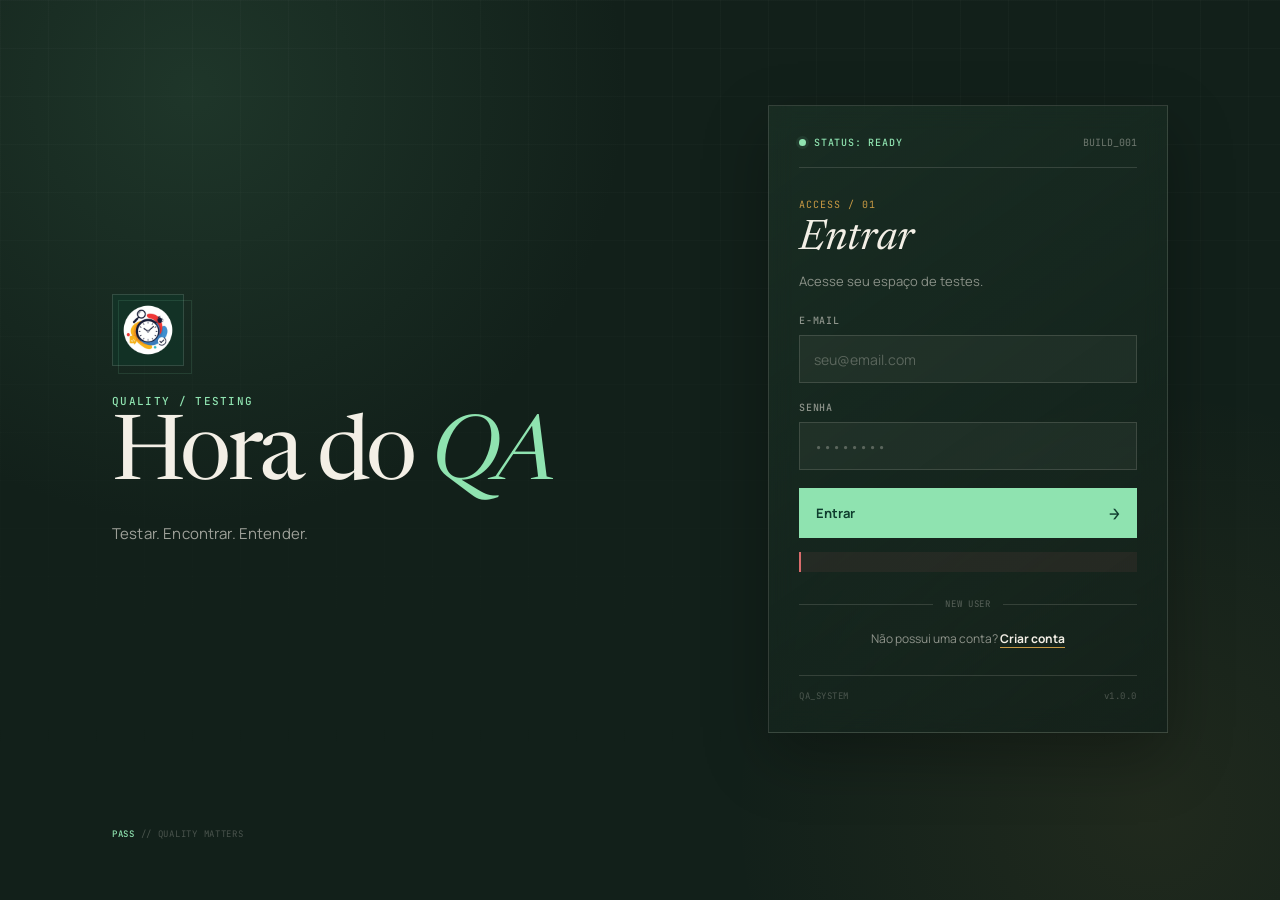
<file: index.html>
<!DOCTYPE html>
<html lang="pt-BR">

<head>
    <meta charset="UTF-8">
    <meta name="viewport" content="width=device-width, initial-scale=1.0">
    <title>Hora do QA</title>

    <!-- Tipografia -->
    <link rel="preconnect" href="https://fonts.googleapis.com">
    <link rel="preconnect" href="https://fonts.gstatic.com" crossorigin>

    <link
        href="https://fonts.googleapis.com/css2?family=JetBrains+Mono:wght@400;500;600&family=Manrope:wght@400;500;600;700&family=Newsreader:ital,wght@1,400;1,500;1,600&display=swap"
        rel="stylesheet">

    <link rel="stylesheet" href="./assets/css/auth.css">

    <link rel="icon" type="image/png" href="./assets/images/logo.png">

    <script src="./assets/js/login.js" defer></script>

</head>

<body>
    <main class="page">

        <!-- IDENTIDADE DA MARCA -->
        <section class="brand" aria-label="Hora do QA">

            <div class="brand-mark">

                <img src="./assets/images/logo.png" alt="Logo Hora do QA">

            </div>


            <div class="brand-content">

                <span class="brand-kicker">
                    QUALITY / TESTING
                </span>

                <h1>
                    Hora do <em>QA</em>
                </h1>

                <p class="brand-description">
                    Testar. Encontrar. Entender.
                </p>

            </div>

        </section>


        <!-- LOGIN -->
        <section class="login-container" aria-labelledby="login-title">

            <!-- CABEÇALHO -->
            <div class="login-header">

                <div class="status">

                    <span class="status-dot"></span>

                    <span>
                        STATUS: READY
                    </span>

                </div>


                <span class="build">
                    BUILD_001
                </span>

            </div>


            <!-- TÍTULO -->
            <div class="login-title">

                <span class="eyebrow">
                    ACCESS / 01
                </span>

                <h2 id="login-title">
                    Entrar
                </h2>

                <p>
                    Acesse seu espaço de testes.
                </p>

            </div>


            <!-- FORMULÁRIO -->
            <form id="login-form">

                <div class="field">

                    <label for="username">
                        E-MAIL
                    </label>

                    <input type="email" data-test="username" id="username" name="username" placeholder="seu@email.com" autocomplete="email"
                        required>

                </div>


                <div class="field">

                    <label for="password">
                        SENHA
                    </label>

                    <input type="password" data-test="password" id="password" name="password" placeholder="••••••••"
                        autocomplete="current-password" required>

                </div>


                <!--
                IMPORTANTE:
                O login.js existente utiliza login()
                diretamente. Por isso mantemos
                onclick="login()".
            -->
                <button type="button" data-test="login-button" id="login-button" onclick="login()">

                    <span>
                        Entrar
                    </span>

                    <span class="button-arrow">
                        →
                    </span>

                </button>

            </form>


            <!-- MENSAGEM DE ERRO -->
            <p data-test="error-message" id="error-message" class="error" role="alert"></p>


            <!-- DIVISOR -->
            <div class="divider">

                <span></span>

                <small>
                    NEW USER
                </small>

                <span></span>

            </div>


            <!-- CADASTRO -->
            <p class="register">

                Não possui uma conta?

                <a href="./pages/cadastro.html">
                    Criar conta
                </a>

            </p>


            <!-- RODAPÉ TÉCNICO -->
            <div class="login-footer">

                <span>
                    QA_SYSTEM
                </span>

                <span>
                    v1.0.0
                </span>

            </div>

        </section>


        <!-- RODAPÉ DA PÁGINA -->
        <footer class="page-footer">

            <span>
                <strong>PASS</strong>
                // QUALITY MATTERS
            </span>

        </footer>

    </main>

</body>

</html>
</file>
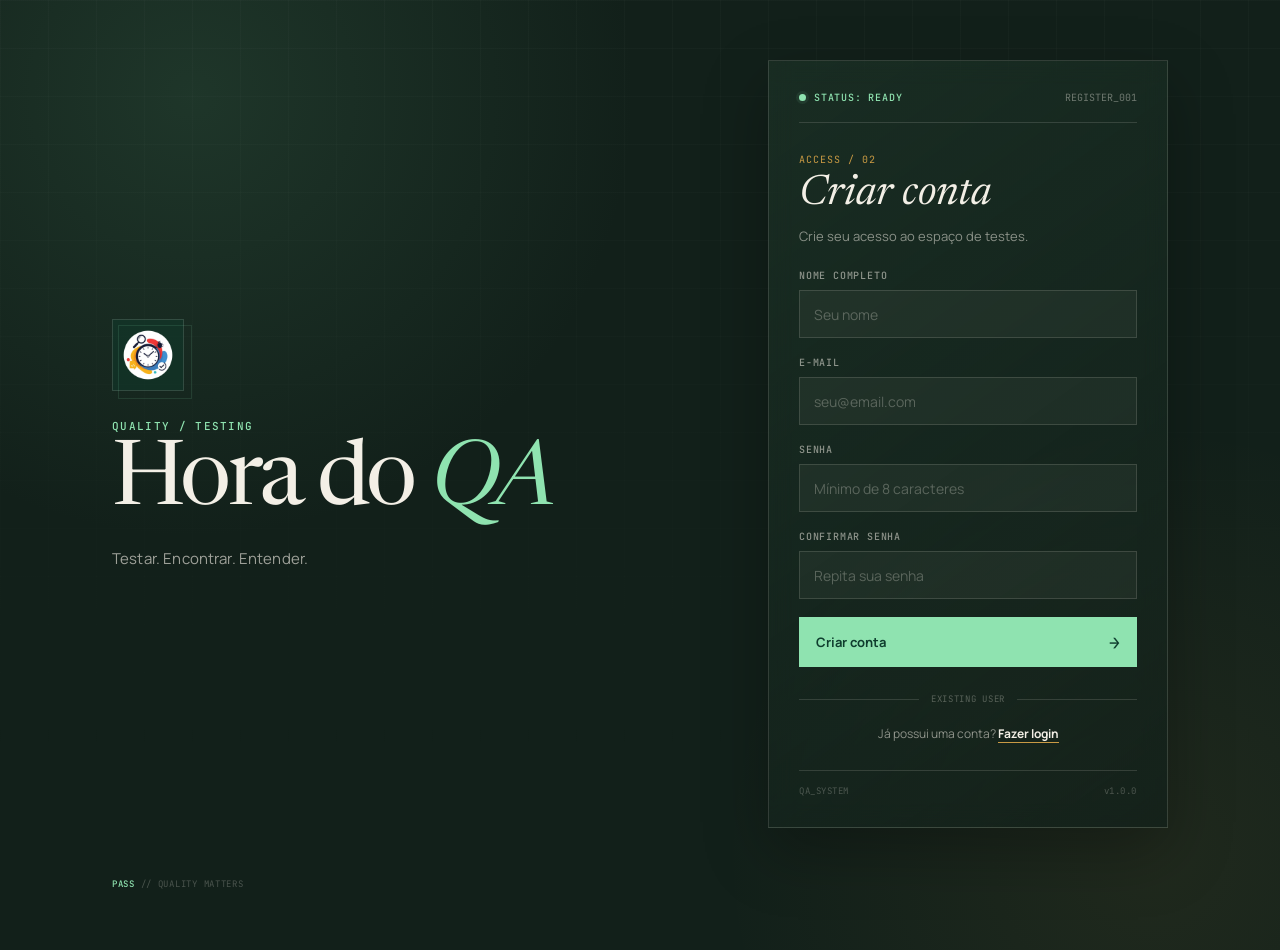
<file: pages/cadastro.html>
<!DOCTYPE html>
<html lang="pt-BR">

<head>
    <meta charset="UTF-8">
    <meta name="viewport" content="width=device-width, initial-scale=1.0">
    <title>Hora do QA — Cadastro</title>

    <!-- Tipografia -->
    <link rel="preconnect" href="https://fonts.googleapis.com">
    <link rel="preconnect" href="https://fonts.gstatic.com" crossorigin>

    <link
        href="https://fonts.googleapis.com/css2?family=JetBrains+Mono:wght@400;500;600&family=Manrope:wght@400;500;600;700&family=Newsreader:ital,wght@1,400;1,500;1,600&display=swap"
        rel="stylesheet">

    <link rel="icon" type="image/png" href="../assets/images/logo.png">

    <link rel="stylesheet" href="../assets/css/auth.css">

</head>

<body>
    <main class="page">

        <!-- IDENTIDADE DA MARCA -->
        <section class="brand" aria-label="Hora do QA">

            <div class="brand-mark">
                <img src="../assets/images/logo.png" alt="Logo Hora do QA">
            </div>

            <div class="brand-content">

                <span class="brand-kicker">
                    QUALITY / TESTING
                </span>

                <h1>
                    Hora do <em>QA</em>
                </h1>

                <p class="brand-description">
                    Testar. Encontrar. Entender.
                </p>

            </div>

        </section>


        <!-- CADASTRO -->
        <section class="login-container" aria-labelledby="register-title">

            <!-- CABEÇALHO TÉCNICO -->
            <div class="login-header">

                <div class="status">
                    <span class="status-dot"></span>
                    <span>STATUS: READY</span>
                </div>

                <span class="build">
                    REGISTER_001
                </span>

            </div>


            <!-- TÍTULO -->
            <div class="login-title">

                <span class="eyebrow">
                    ACCESS / 02
                </span>

                <h2 id="register-title">
                    Criar conta
                </h2>

                <p>
                    Crie seu acesso ao espaço de testes.
                </p>

            </div>


            <!-- FORMULÁRIO -->
            <form id="registerForm">

                <div class="field">

                    <label for="name">
                        NOME COMPLETO
                    </label>

                    <input type="text" id="name" name="name" placeholder="Seu nome" autocomplete="name" required>

                </div>


                <div class="field">

                    <label for="email">
                        E-MAIL
                    </label>

                    <input type="email" id="email" name="email" placeholder="seu@email.com" autocomplete="email"
                        required>

                </div>


                <div class="field">

                    <label for="password">
                        SENHA
                    </label>

                    <input type="password" id="password" name="password" placeholder="Mínimo de 8 caracteres"
                        minlength="8" autocomplete="new-password" required>

                </div>


                <div class="field">

                    <label for="confirmPassword">
                        CONFIRMAR SENHA
                    </label>

                    <input type="password" id="confirmPassword" name="confirmPassword" placeholder="Repita sua senha"
                        minlength="8" autocomplete="new-password" required>

                </div>


                <button type="submit">

                    <span>
                        Criar conta
                    </span>

                    <span class="button-arrow">
                        →
                    </span>

                </button>

            </form>


            <!-- MENSAGEM DO JAVASCRIPT -->
            <p id="message" class="error" role="alert"></p>


            <!-- DIVISOR -->
            <div class="divider">

                <span></span>

                <small>
                    EXISTING USER
                </small>

                <span></span>

            </div>


            <!-- LOGIN -->
            <p class="register">

                Já possui uma conta?

                <a href="../index.html">
                    Fazer login
                </a>

            </p>


            <!-- RODAPÉ TÉCNICO -->
            <div class="login-footer">

                <span>
                    QA_SYSTEM
                </span>

                <span>
                    v1.0.0
                </span>

            </div>

        </section>


        <!-- RODAPÉ -->
        <footer class="page-footer">

            <span>
                <strong>PASS</strong>
                // QUALITY MATTERS
            </span>

        </footer>

    </main>


    <script src="../assets/js/cadastro.js"></script>

</body>

</html>
</file>
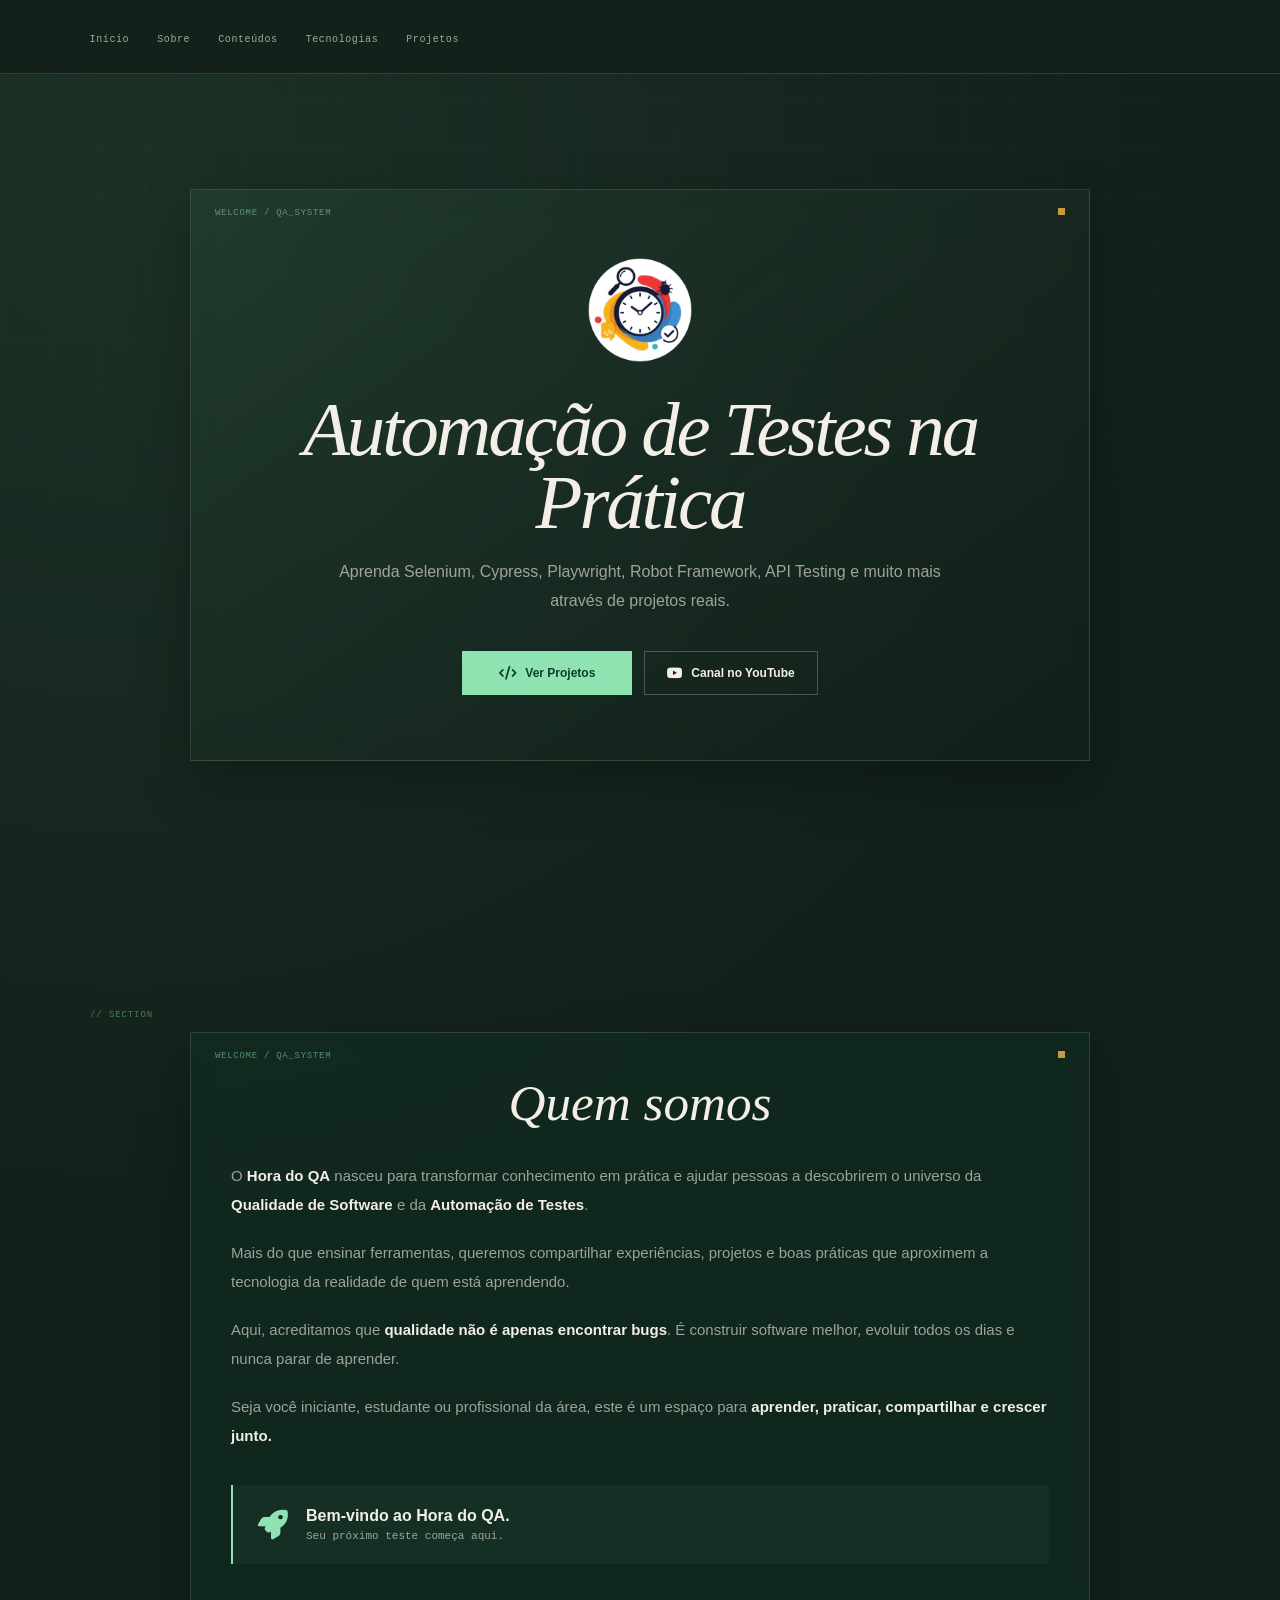
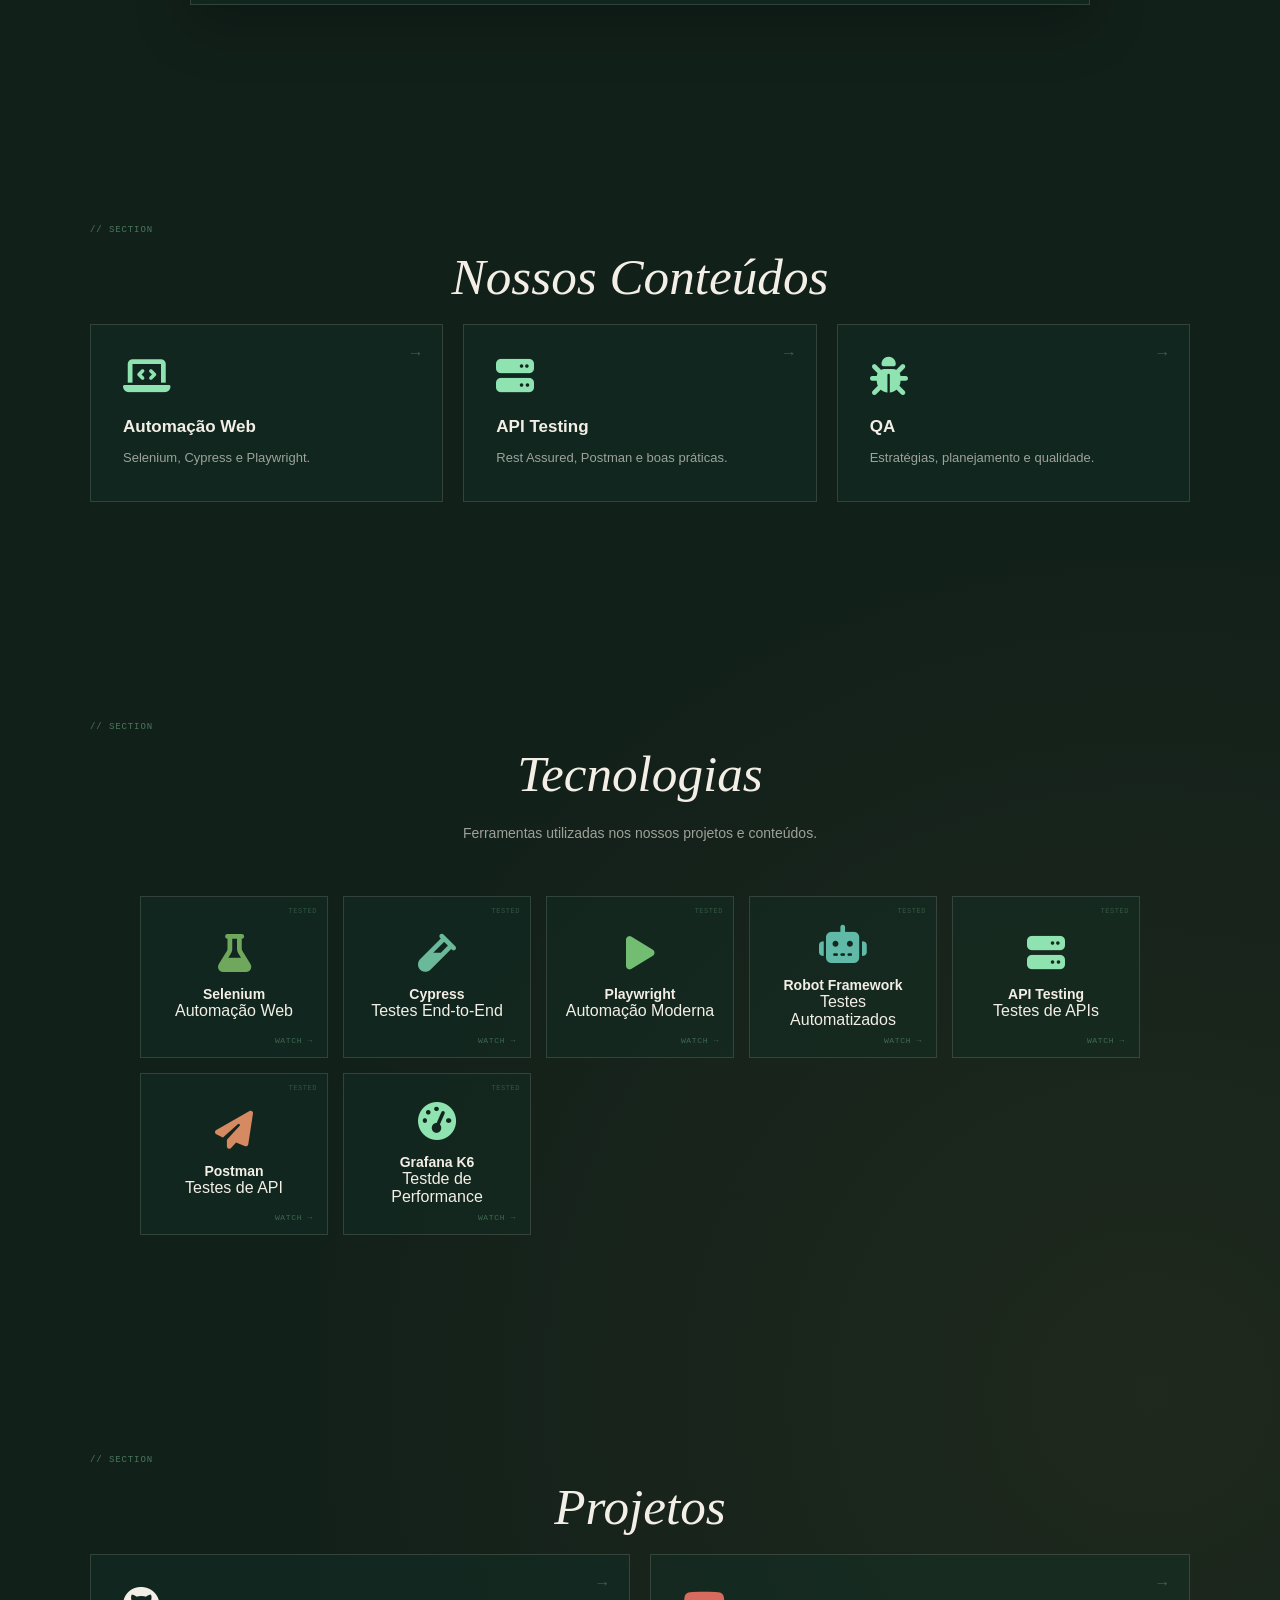
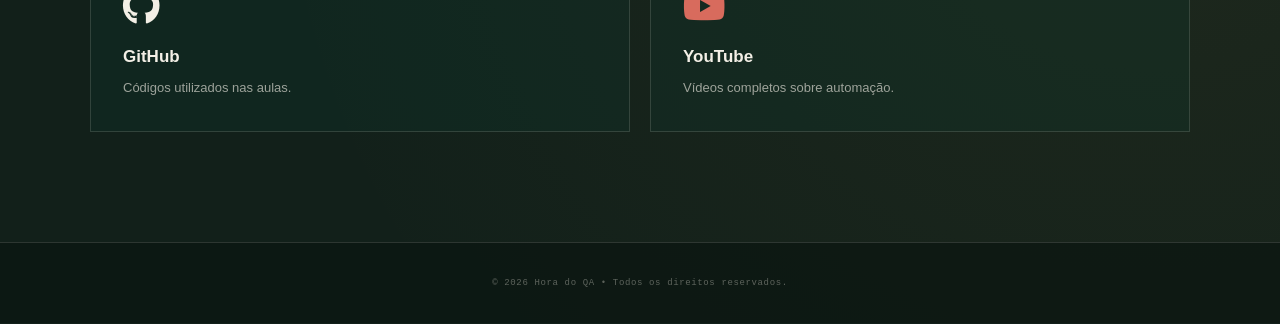
<file: pages/welcome.html>
<!DOCTYPE html>
<html lang="pt-BR">

<head>

    <meta charset="UTF-8">
    <meta name="viewport" content="width=device-width, initial-scale=1.0">

    <link rel="icon" type="image/png" href="../assets/images/logo.png">

    <link rel="stylesheet" href="../assets/css/welcome.css">

    <!-- Font Awesome -->
    <link rel="stylesheet" href="https://cdnjs.cloudflare.com/ajax/libs/font-awesome/6.5.2/css/all.min.css">

    <title>Hora do QA</title>

</head>

<body>

    <header class="menu">

        <nav>
            <ul>
                <li><a href="#inicio">Início</a></li>
                <li><a href="#sobre">Sobre</a></li>
                <li><a href="#conteudos">Conteúdos</a></li>
                <li><a href="#tecnologias">Tecnologias</a></li>
                <li><a href="#projetos">Projetos</a></li>
            </ul>
        </nav>

    </header>


    <main>




        <section id="inicio" class="hero">

            <div class="glass-card hero-content">

                <img src="../assets/images/logo.png" class="hero-logo" alt="Logo Hora do QA">

                <h1>Automação de Testes na Prática</h1>

                <p>
                    Aprenda Selenium, Cypress, Playwright, Robot Framework,
                    API Testing e muito mais através de projetos reais.
                </p>

                <div class="hero-buttons">

                    <a href="#projetos" class="btn btn-primary">
                        <i class="fa-solid fa-code"></i>
                        Ver Projetos
                    </a>

                    <a href="https://www.youtube.com/@horadoqa" class="btn btn-secondary" target="_blank"
                        rel="noopener noreferrer">
                        <i class="fa-brands fa-youtube"></i>
                        Canal no YouTube
                    </a>

                </div>

            </div>

        </section>


        <section id="sobre" class="section">

            <div class="glass-card about-card">

                <h2>Quem somos</h2>

                <p>
                    O <strong>Hora do QA</strong> nasceu para transformar conhecimento
                    em prática e ajudar pessoas a descobrirem o universo da
                    <strong>Qualidade de Software</strong> e da
                    <strong>Automação de Testes</strong>.
                </p>

                <p>
                    Mais do que ensinar ferramentas, queremos compartilhar
                    experiências, projetos e boas práticas que aproximem a tecnologia
                    da realidade de quem está aprendendo.
                </p>

                <p>
                    Aqui, acreditamos que <strong>qualidade não é apenas encontrar bugs</strong>.
                    É construir software melhor, evoluir todos os dias e nunca parar
                    de aprender.
                </p>

                <p>
                    Seja você iniciante, estudante ou profissional da área, este é um
                    espaço para <strong>aprender, praticar, compartilhar e crescer junto.</strong>
                </p>

                <div class="about-highlight">

                    <i class="fa-solid fa-rocket"></i>

                    <div>
                        <strong>Bem-vindo ao Hora do QA.</strong>

                        <span>
                            Seu próximo teste começa aqui.
                        </span>
                    </div>

                </div>

            </div>

        </section>



        <section id="conteudos" class="section">

            <h2>Nossos Conteúdos</h2>

            <div class="cards">

                <div class="card">

                    <i class="fa-solid fa-laptop-code"></i>

                    <h3>Automação Web</h3>

                    <p>
                        Selenium, Cypress e Playwright.
                    </p>

                </div>


                <div class="card">

                    <i class="fa-solid fa-server"></i>

                    <h3>API Testing</h3>

                    <p>
                        Rest Assured, Postman e boas práticas.
                    </p>

                </div>


                <div class="card">

                    <i class="fa-solid fa-bug"></i>

                    <h3>QA</h3>

                    <p>
                        Estratégias, planejamento e qualidade.
                    </p>

                </div>

            </div>

        </section>

        <section id="tecnologias" class="section">

            <h2>Tecnologias</h2>

            <p class="section-subtitle">
                Ferramentas utilizadas nos nossos projetos e conteúdos.
            </p>

            <div class="tech-grid">

                <a href="https://www.youtube.com/playlist?list=PLAYLIST_SELENIUM" class="tech-card selenium"
                    target="_blank" rel="noopener noreferrer">
                    <i class="fa-solid fa-flask"></i>
                    <h3>Selenium</h3>
                    <p>Automação Web</p>
                </a>


                <a href="https://www.youtube.com/playlist?list=PLeE4t9Tme9VKgzA9yTe6mtcZda1COlQL3" class="tech-card cypress"
                    target="_blank" rel="noopener noreferrer">
                    <i class="fa-solid fa-vial"></i>
                    <h3>Cypress</h3>
                    <p>Testes End-to-End</p>
                </a>


                <a href="https://www.youtube.com/playlist?list=PLeE4t9Tme9VKN5Vx-d1Z-iQ_8w6UF4-Ys" class="tech-card playwright"
                    target="_blank" rel="noopener noreferrer">
                    <i class="fa-solid fa-play"></i>
                    <h3>Playwright</h3>
                    <p>Automação Moderna</p>
                </a>


                <a href="https://www.youtube.com/playlist?list=PLeE4t9Tme9VIPrx37F1EO0uk3vVweUZns" class="tech-card robot" target="_blank"
                    rel="noopener noreferrer">
                    <i class="fa-solid fa-robot"></i>
                    <h3>Robot Framework</h3>
                    <p>Testes Automatizados</p>
                </a>


                <a href="https://www.youtube.com/playlist?list=PLeE4t9Tme9VKaB_aarRsJljsTeu22YSLe" class="tech-card api" target="_blank"
                    rel="noopener noreferrer">
                    <i class="fa-solid fa-server"></i>
                    <h3>API Testing</h3>
                    <p>Testes de APIs</p>
                </a>


                <a href="https://www.youtube.com/playlist?list=PLeE4t9Tme9VIq6455bArB616Dxmunnnv3" class="tech-card postman"
                    target="_blank" rel="noopener noreferrer">
                    <i class="fa-solid fa-paper-plane"></i>
                    <h3>Postman</h3>
                    <p>Testes de API</p>
                </a>

                <a href="https://www.youtube.com/playlist?list=PLeE4t9Tme9VJabXS_eotTNh2Fg92hf9cX" class="tech-card k6"
                    target="_blank" rel="noopener noreferrer">
                    <i class="fa-solid fa-gauge-high"></i>
                    <h3>Grafana K6</h3>
                    <p>Testde de Performance</p>
                </a>

            </div>


        </section>


        <section id="projetos" class="section">

            <h2>Projetos</h2>

            <div class="cards">

                <a href="https://github.com/horadoqa" class="card" target="_blank" rel="noopener noreferrer">

                    <i class="fa-brands fa-github"></i>

                    <h3>GitHub</h3>

                    <p>
                        Códigos utilizados nas aulas.
                    </p>

                </a>


                <a href="https://www.youtube.com/@horadoqa" class="card" target="_blank" rel="noopener noreferrer">

                    <i class="fa-brands fa-youtube"></i>

                    <h3>YouTube</h3>

                    <p>
                        Vídeos completos sobre automação.
                    </p>

                </a>

            </div>

        </section>

    </main>


    <footer>

        © 2026 Hora do QA • Todos os direitos reservados.

    </footer>

</body>

</html>
</file>
<file: assets/css/auth.css>
/* =========================================================
HORA DO QA
Identidade Editorial + Técnica + Humana
========================================================= */

/* ---------------------------------------------------------
DESIGN TOKENS
--------------------------------------------------------- */

:root {

    --green-deep: #0F3D2E;
    --green-moss: #3F6F52;
    --green-signal: #8FE3B0;

    --gold: #C99A44;

    --ivory: #F3EFE6;
    --ink: #12201A;

    --white: #ffffff;

    --border-dark: rgba(243, 239, 230, 0.14);
    --border-light: rgba(15, 61, 46, 0.18);

    --surface-dark: rgba(18, 32, 26, 0.72);
    --surface-light: rgba(243, 239, 230, 0.06);

    --shadow:
        0 24px 60px rgba(0, 0, 0, 0.28);

    --transition:
        180ms ease;


}

/* ---------------------------------------------------------
RESET
--------------------------------------------------------- */

* {
    box-sizing: border-box;
}

html {
    min-height: 100%;
}

body {
    min-height: 100vh;
    margin: 0;

    font-family: 'Manrope', sans-serif;

    color: var(--ivory);

    background:
        radial-gradient(circle at 15% 10%,
            rgba(63, 111, 82, 0.28),
            transparent 32%),
        radial-gradient(circle at 90% 90%,
            rgba(201, 154, 68, 0.08),
            transparent 30%),
        var(--ink);

    overflow-x: hidden;


}

/* ---------------------------------------------------------
BACKGROUND
--------------------------------------------------------- */

body::before {
    content: "";

    position: fixed;
    inset: 0;

    pointer-events: none;

    background-image:
        linear-gradient(rgba(243, 239, 230, 0.025) 1px,
            transparent 1px),
        linear-gradient(90deg,
            rgba(243, 239, 230, 0.025) 1px,
            transparent 1px);

    background-size: 48px 48px;

    mask-image: linear-gradient(to bottom,
            black,
            transparent 90%);


}

/* ---------------------------------------------------------
PAGE
--------------------------------------------------------- */

.page {

    position: relative;
    z-index: 1;

    width: min(100%, 1120px);

    min-height: 100vh;

    margin: 0 auto;
    padding: 60px 32px;

    display: grid;

    grid-template-columns:
        minmax(280px, 1fr) minmax(320px, 400px);

    grid-template-rows: 1fr auto;

    align-items: center;

    column-gap: 100px;


}

/* ---------------------------------------------------------
BRAND
--------------------------------------------------------- */

.brand {

    align-self: center;

    display: flex;
    flex-direction: column;

    max-width: 480px;


}

.brand-mark {

    width: 72px;
    height: 72px;

    margin-bottom: 28px;

    display: flex;
    align-items: center;
    justify-content: center;

    border: 1px solid var(--border-dark);

    background: rgba(15, 61, 46, 0.45);


}

.brand-mark::after {

    content: "";

    position: absolute;

    width: 72px;
    height: 72px;

    border: 1px solid rgba(143, 227, 176, 0.12);

    transform: translate(7px, 7px);


}

.brand-mark img {

    width: 52px;
    height: 52px;

    object-fit: contain;

    position: relative;
    z-index: 1;


}

/* ---------------------------------------------------------
BRAND TYPOGRAPHY
--------------------------------------------------------- */

.brand-kicker {

    display: block;

    margin-bottom: 10px;

    color: var(--green-signal);

    font-family: 'JetBrains Mono', monospace;

    font-size: 11px;
    font-weight: 500;

    letter-spacing: 0.12em;


}

.brand h1 {

    margin: 0;

    color: var(--ivory);

    font-family: 'Newsreader', serif;

    font-size: clamp(3.8rem, 7vw, 6rem);

    font-weight: 400;

    line-height: 0.9;

    letter-spacing: -0.04em;


}

.brand h1 em {

    color: var(--green-signal);

    font-weight: 400;


}

.brand-description {

    margin: 24px 0 0;

    color: rgba(243, 239, 230, 0.62);

    font-size: 15px;

    letter-spacing: 0.01em;


}

/* ---------------------------------------------------------
LOGIN CARD
--------------------------------------------------------- */

.login-container {

    width: 100%;

    padding: 30px;

    background:
        linear-gradient(145deg,
            rgba(63, 111, 82, 0.16),
            rgba(18, 32, 26, 0.78));

    border: 1px solid var(--border-dark);

    box-shadow: var(--shadow);

    backdrop-filter: blur(12px);
    -webkit-backdrop-filter: blur(12px);


}

/* ---------------------------------------------------------
LOGIN HEADER
--------------------------------------------------------- */

.login-header {

    display: flex;

    align-items: center;
    justify-content: space-between;

    padding-bottom: 18px;

    border-bottom: 1px solid var(--border-dark);


}

.status {

    display: flex;
    align-items: center;
    gap: 8px;

    color: var(--green-signal);

    font-family: 'JetBrains Mono', monospace;

    font-size: 10px;
    font-weight: 500;

    letter-spacing: 0.08em;


}

.status-dot {

    width: 7px;
    height: 7px;

    background: var(--green-signal);

    border-radius: 50%;

    box-shadow:
        0 0 0 3px rgba(143, 227, 176, 0.08);


}

.build {

    color: rgba(243, 239, 230, 0.4);

    font-family: 'JetBrains Mono', monospace;

    font-size: 10px;


}

/* ---------------------------------------------------------
LOGIN TITLE
--------------------------------------------------------- */

.login-title {

    padding: 30px 0 24px;


}

.eyebrow {

    display: block;

    margin-bottom: 7px;

    color: var(--gold);

    font-family: 'JetBrains Mono', monospace;

    font-size: 10px;

    letter-spacing: 0.1em;


}

.login-title h2 {

    margin: 0;

    color: var(--ivory);

    font-family: 'Newsreader', serif;

    font-size: 42px;

    font-weight: 400;

    font-style: italic;

    line-height: 1;


}

.login-title p {

    margin: 12px 0 0;

    color: rgba(243, 239, 230, 0.52);

    font-size: 13px;


}

/* ---------------------------------------------------------
FORM
--------------------------------------------------------- */

.field {

    margin-bottom: 18px;


}

.field label {

    display: block;

    margin-bottom: 8px;

    color: rgba(243, 239, 230, 0.55);

    font-family: 'JetBrains Mono', monospace;

    font-size: 10px;
    font-weight: 500;

    letter-spacing: 0.08em;


}

input {

    width: 100%;

    height: 48px;

    padding: 0 14px;

    border: 1px solid var(--border-dark);

    border-radius: 0;

    outline: none;

    background: rgba(243, 239, 230, 0.045);

    color: var(--ivory);

    font-family: 'Manrope', sans-serif;

    font-size: 14px;

    transition:
        border-color var(--transition),
        background var(--transition),
        box-shadow var(--transition);


}

input::placeholder {

    color: rgba(243, 239, 230, 0.28);


}

input:hover {

    border-color:
        rgba(143, 227, 176, 0.25);


}

input:focus {

    border-color: var(--green-signal);

    background:
        rgba(143, 227, 176, 0.045);

    box-shadow:
        0 0 0 2px rgba(143, 227, 176, 0.06);


}

/* ---------------------------------------------------------
BUTTON
--------------------------------------------------------- */

button {

    width: 100%;
    height: 50px;

    margin-top: 4px;

    padding: 0 16px;

    display: flex;
    align-items: center;
    justify-content: space-between;

    border: 1px solid var(--green-signal);

    border-radius: 0;

    background: var(--green-signal);

    color: var(--green-deep);

    font-family: 'Manrope', sans-serif;

    font-size: 13px;
    font-weight: 700;

    cursor: pointer;

    transition:
        background var(--transition),
        color var(--transition),
        transform var(--transition);


}

button:hover {

    background: transparent;

    color: var(--green-signal);

    transform: translateY(-1px);


}

button:active {

    transform: translateY(0);


}

.button-arrow {

    font-family: 'JetBrains Mono', monospace;

    font-size: 18px;


}

#message {
    display: none;

    margin: 14px 0 0;
    padding: 10px 12px;

    border-left: 2px solid var(--green-signal);

    background: rgba(143, 227, 176, 0.06);

    color: var(--green-signal);

    font-family: 'JetBrains Mono', monospace;

    font-size: 11px;

    line-height: 1.5;

    text-align: left;

}

#message:not(:empty) {
    display: block;
}

/* ---------------------------------------------------------
ERROR
--------------------------------------------------------- */

#error-message {

    display: none;

    margin: 14px 0 0;

    padding: 10px 12px;

    border-left: 2px solid #d96c6c;

    background: rgba(217, 108, 108, 0.08);

    color: #e89a9a;

    font-family: 'JetBrains Mono', monospace;

    font-size: 11px;

    text-align: left;


}

#error-message.error {

    display: block;


}

/* ---------------------------------------------------------
DIVIDER
--------------------------------------------------------- */

.divider {

    display: flex;

    align-items: center;

    gap: 12px;

    margin: 26px 0 20px;


}

.divider span {

    flex: 1;

    height: 1px;

    background: var(--border-dark);


}

.divider small {

    color: rgba(243, 239, 230, 0.3);

    font-family: 'JetBrains Mono', monospace;

    font-size: 9px;

    letter-spacing: 0.08em;


}

/* ---------------------------------------------------------
REGISTER
--------------------------------------------------------- */

.register {

    margin: 0;

    color: rgba(243, 239, 230, 0.55);

    font-size: 12px;

    text-align: center;


}

.register a {

    color: var(--ivory);

    font-weight: 700;

    text-decoration: none;

    border-bottom: 1px solid var(--gold);

    transition: color var(--transition);


}

.register a:hover {

    color: var(--green-signal);


}

/* ---------------------------------------------------------
LOGIN FOOTER
--------------------------------------------------------- */

.login-footer {

    display: flex;

    justify-content: space-between;

    margin-top: 28px;
    padding-top: 14px;

    border-top: 1px solid var(--border-dark);

    color: rgba(243, 239, 230, 0.25);

    font-family: 'JetBrains Mono', monospace;

    font-size: 9px;

    letter-spacing: 0.06em;


}

/* ---------------------------------------------------------
PAGE FOOTER
--------------------------------------------------------- */

.page-footer {

    grid-column: 1 / -1;

    align-self: end;

    padding-top: 50px;

    color: rgba(243, 239, 230, 0.25);

    font-family: 'JetBrains Mono', monospace;

    font-size: 9px;

    letter-spacing: 0.08em;


}

.page-footer strong {

    color: var(--green-signal);

    font-weight: 500;


}

/* ---------------------------------------------------------
TABLETS
--------------------------------------------------------- */

@media (max-width: 850px) {

    .page {

        grid-template-columns:
            1fr;

        grid-template-rows:
            auto auto 1fr;

        justify-items: center;

        row-gap: 50px;

        padding: 50px 24px;

    }


    .brand {

        max-width: 400px;

        width: 100%;

        text-align: center;

        align-items: center;

    }


    .brand-mark {

        margin-bottom: 24px;

    }


    .brand h1 {

        font-size: clamp(3.5rem, 12vw, 5rem);

    }


    .login-container {

        max-width: 400px;

    }


    .page-footer {

        width: 100%;

        padding-top: 30px;

    }


}

/* ---------------------------------------------------------
SMARTPHONES
--------------------------------------------------------- */

@media (max-width: 480px) {

    .page {

        padding:
            35px 18px 25px;

        row-gap: 35px;

    }


    .brand h1 {

        font-size: 3.4rem;

    }


    .brand-description {

        margin-top: 18px;

    }


    .brand-mark {

        width: 62px;
        height: 62px;

    }


    .brand-mark img {

        width: 45px;
        height: 45px;

    }


    .brand-mark::after {

        width: 62px;
        height: 62px;

    }


    .login-container {

        padding: 24px 20px;

    }


    .login-title {

        padding-top: 25px;

    }


    .login-title h2 {

        font-size: 36px;

    }


    .page-footer {

        text-align: center;

    }


}
</file>
<file: assets/css/welcome.css>
/* ============================================================
HORA DO QA
WELCOME
Identidade Editorial + Técnica + Humana
============================================================ */

/* ============================================================
DESIGN TOKENS
============================================================ */

:root {

    --green-deep: #0F3D2E;
    --green-moss: #3F6F52;
    --green-signal: #8FE3B0;

    --gold: #C99A44;

    --ivory: #F3EFE6;
    --ink: #12201A;

    --white: #ffffff;

    --muted:
        rgba(243, 239, 230, 0.62);

    --subtle:
        rgba(243, 239, 230, 0.42);

    --border:
        rgba(243, 239, 230, 0.14);

    --surface:
        rgba(15, 61, 46, 0.42);

    --surface-strong:
        rgba(18, 32, 26, 0.82);

    --shadow:
        0 20px 50px rgba(0, 0, 0, 0.25);

    --transition:
        220ms ease;

}

/* ============================================================
RESET
============================================================ */

* {

    margin: 0;
    padding: 0;

    box-sizing: border-box;

    scroll-behavior: smooth;

}

html {

    scroll-behavior: smooth;

}

body {

    min-height: 100vh;

    font-family:
        'Manrope',
        sans-serif;

    color: var(--ivory);

    background:
        radial-gradient(circle at 10% 5%,
            rgba(63, 111, 82, 0.22),
            transparent 30%),
        radial-gradient(circle at 90% 85%,
            rgba(201, 154, 68, 0.07),
            transparent 28%),
        var(--ink);

    overflow-x: hidden;

}

/* ============================================================
TEXTURE / GRID
============================================================ */

body::before {

    content: "";

    position: fixed;

    inset: 0;

    z-index: -1;

    pointer-events: none;

    background-image:

        linear-gradient(rgba(243, 239, 230, 0.025) 1px,
            transparent 1px),

        linear-gradient(90deg,
            rgba(243, 239, 230, 0.025) 1px,
            transparent 1px);

    background-size: 48px 48px;

    mask-image:
        linear-gradient(to bottom,
            black,
            transparent 90%);

}

/* ============================================================
SELEÇÃO DE TEXTO
============================================================ */

::selection {

    background: var(--green-signal);

    color: var(--green-deep);

}

/* ============================================================
MENU
============================================================ */

.menu {

    position: fixed;

    top: 0;
    left: 0;

    width: 100%;

    min-height: 74px;

    display: flex;

    justify-content: space-between;
    align-items: center;

    padding: 14px 7%;

    background:
        rgba(18, 32, 26, 0.88);

    border-bottom:
        1px solid var(--border);

    backdrop-filter:
        blur(14px);

    -webkit-backdrop-filter:
        blur(14px);

    z-index: 999;

}

/* ============================================================
LOGO
============================================================ */

.logo {

    display: flex;

    align-items: center;

    gap: 13px;

    color: var(--ivory);

    font-family:
        'Newsreader',
        serif;

    font-size: 26px;

    font-style: italic;

    text-decoration: none;

}

.logo img {

    width: 42px;
    height: 42px;

    object-fit: contain;

}

.logo::after {

    content: "";

    width: 5px;
    height: 5px;

    margin-left: 2px;

    background: var(--green-signal);

    border-radius: 50%;

}

/* ============================================================
MENU LINKS
============================================================ */

.menu ul {

    display: flex;

    align-items: center;

    gap: 28px;

    list-style: none;

}

.menu a {

    position: relative;

    color:
        rgba(243, 239, 230, 0.65);

    font-family:
        'JetBrains Mono',
        monospace;

    font-size: 10px;

    letter-spacing: 0.06em;

    text-decoration: none;

    transition:
        color var(--transition);

}

.menu ul a::after {

    content: "";

    position: absolute;

    left: 0;
    bottom: -7px;

    width: 0;
    height: 1px;

    background:
        var(--green-signal);

    transition:
        width var(--transition);

}

.menu a:hover {

    color: var(--green-signal);

}

.menu ul a:hover::after {

    width: 100%;

}

/* ============================================================
HERO
============================================================ */

.hero {

    min-height: 100vh;

    display: flex;

    justify-content: center;
    align-items: center;

    padding:
        150px 20px 100px;

}

/* ============================================================
HERO CARD
============================================================ */

.glass-card {

    position: relative;

    width:
        min(900px, 95%);

    margin: 0 auto;

    padding:
        65px 60px;

    background:
        linear-gradient(145deg,
            rgba(63, 111, 82, 0.18),
            rgba(18, 32, 26, 0.78));

    border:
        1px solid var(--border);

    box-shadow:
        var(--shadow);

    backdrop-filter:
        blur(10px);

    -webkit-backdrop-filter:
        blur(10px);

    text-align: center;

}

/* linha editorial */

.glass-card::before {

    content: "WELCOME / QA_SYSTEM";

    position: absolute;

    top: 18px;
    left: 24px;

    color:
        rgba(143, 227, 176, 0.55);

    font-family:
        'JetBrains Mono',
        monospace;

    font-size: 9px;

    letter-spacing: 0.08em;

}

/* detalhe dourado */

.glass-card::after {

    content: "";

    position: absolute;

    top: 18px;
    right: 24px;

    width: 7px;
    height: 7px;

    background:
        var(--gold);

}

/* ============================================================
HERO LOGO
============================================================ */

.hero-logo {

    width: 110px;

    margin-bottom: 25px;

}

/* ============================================================
HERO CONTENT
============================================================ */

.hero-content {

    animation:
        fadeUp 0.8s ease forwards;

}

.hero h1 {

    margin-bottom: 18px;

    color: var(--ivory);

    font-family:
        'Newsreader',
        serif;

    font-size:
        clamp(3rem, 6vw, 5rem);

    font-weight: 400;

    font-style: italic;

    line-height: 0.95;

    letter-spacing:
        -0.04em;

}

.hero h1 em {

    color:
        var(--green-signal);

    font-weight: 400;

}

.hero p {

    max-width: 650px;

    margin:
        0 auto;

    color:
        var(--muted);

    line-height: 1.8;

    font-size: 16px;

}

/* ============================================================
HERO STATUS
============================================================ */

.hero-status {

    display: flex;

    justify-content: center;
    align-items: center;

    gap: 8px;

    margin-bottom: 25px;

    color:
        var(--green-signal);

    font-family:
        'JetBrains Mono',
        monospace;

    font-size: 9px;

    letter-spacing: 0.08em;

}

.hero-status::before {

    content: "";

    width: 7px;
    height: 7px;

    background:
        var(--green-signal);

    border-radius: 50%;

    box-shadow:
        0 0 0 4px rgba(143, 227, 176, 0.08);

}

/* ============================================================
BOTÕES
============================================================ */

.hero-buttons {

    margin-top: 35px;

    display: flex;

    justify-content: center;

    gap: 12px;

    flex-wrap: wrap;

}

.btn {

    min-width: 170px;

    padding:
        14px 22px;

    display: inline-flex;

    align-items: center;

    justify-content: center;

    gap: 8px;

    color:
        var(--ivory);

    font-family:
        'Manrope',
        sans-serif;

    font-size: 12px;

    font-weight: 700;

    text-decoration: none;

    border:
        1px solid var(--border);

    transition:
        transform var(--transition),
        background var(--transition),
        border-color var(--transition),
        color var(--transition);

}

.btn-primary {

    background:
        var(--green-signal);

    border-color:
        var(--green-signal);

    color:
        var(--green-deep);

}

.btn-primary:hover {

    background:
        transparent;

    color:
        var(--green-signal);

    transform:
        translateY(-2px);

}

.btn-secondary {

    background:
        transparent;

    border-color:
        rgba(243, 239, 230, 0.25);

}

.btn-secondary:hover {

    border-color:
        var(--gold);

    color:
        var(--gold);

    transform:
        translateY(-2px);

}

.btn i {

    font-size: 14px;

}

/* ============================================================
SEÇÕES
============================================================ */

.section {

    position: relative;

    padding:
        110px 20px;

    animation:
        fadeUp 0.8s ease;

}

/* marcador técnico */

.section::before {

    content:
        "// SECTION";

    display: block;

    max-width: 1100px;

    margin:
        0 auto 12px;

    color:
        rgba(143, 227, 176, 0.45);

    font-family:
        'JetBrains Mono',
        monospace;

    font-size: 9px;

    letter-spacing:
        0.1em;

}

/* ============================================================
TÍTULOS
============================================================ */

.section h2 {

    margin-bottom: 18px;

    color:
        var(--ivory);

    font-family:
        'Newsreader',
        serif;

    font-size:
        clamp(2.3rem, 4vw, 3.4rem);

    font-weight: 400;

    font-style: italic;

    text-align: center;

}

.section-subtitle {

    max-width: 650px;

    margin:
        0 auto 50px;

    color:
        var(--muted);

    font-size: 14px;

    line-height: 1.8;

    text-align: center;

}

/* ============================================================
CARDS
============================================================ */

.cards {

    max-width: 1100px;

    margin:
        auto;

    display: grid;

    grid-template-columns:
        repeat(auto-fit,
            minmax(280px, 1fr));

    gap: 20px;

}

.card {

    position: relative;

    padding:
        32px;

    color:
        var(--ivory);

    background:
        rgba(15, 61, 46, 0.26);

    border:
        1px solid var(--border);

    text-decoration: none;

    transition:
        transform var(--transition),
        border-color var(--transition),
        background var(--transition),
        box-shadow var(--transition);

}

.card::before {

    content:
        "→";

    position: absolute;

    top: 20px;
    right: 22px;

    color:
        rgba(143, 227, 176, 0.3);

    font-family:
        'JetBrains Mono',
        monospace;

    transition:
        color var(--transition),
        transform var(--transition);

}

.card:hover {

    transform:
        translateY(-6px);

    background:
        rgba(63, 111, 82, 0.24);

    border-color:
        rgba(143, 227, 176, 0.35);

    box-shadow:
        0 15px 35px rgba(0, 0, 0, 0.18);

}

.card:hover::before {

    color:
        var(--green-signal);

    transform:
        translateX(4px);

}

/* ============================================================
ÍCONES
============================================================ */

.card>i {

    display: block;

    margin-bottom: 22px;

    color:
        var(--green-signal);

    font-size: 38px;

    transition:
        transform var(--transition),
        color var(--transition);

}

.card:hover>i {

    transform:
        scale(1.08);

}

/* ============================================================
CARD TÍTULO
============================================================ */

.card h3 {

    margin-bottom: 10px;

    color:
        var(--ivory);

    font-family:
        'Manrope',
        sans-serif;

    font-size: 17px;

}

.card p {

    color:
        var(--muted);

    font-size: 13px;

    line-height: 1.7;

}

/* ============================================================
GITHUB
============================================================ */

.card .fa-github {

    color:
        var(--ivory);

}

.card:hover .fa-github {

    color:
        var(--green-signal);

}

/* ============================================================
YOUTUBE
============================================================ */

.card .fa-youtube {

    color:
        #d86b5d;

}

.card:hover .fa-youtube {

    color:
        #ed8275;

}

/* ============================================================
TECNOLOGIAS
============================================================ */

.tech-grid {

    display: grid;

    grid-template-columns:
        repeat(auto-fit,
            minmax(170px, 1fr));

    gap: 15px;

    max-width: 1000px;

    margin:
        40px auto 0;

}

.tech-card {

    text-decoration: none;
    color: inherit;

    position: relative;

    min-height: 150px;

    padding:
        28px 18px;

    display: flex;

    flex-direction: column;

    align-items: center;

    justify-content: center;

    text-align: center;

    background:
        rgba(15, 61, 46, 0.22);

    border:
        1px solid var(--border);

    overflow: hidden;

    transition:
        transform var(--transition),
        border-color var(--transition),
        background var(--transition);

}

.tech-card::before {

    content:
        "TESTED";

    position: absolute;

    top: 10px;
    right: 10px;

    color:
        rgba(143, 227, 176, 0.25);

    font-family:
        'JetBrains Mono',
        monospace;

    font-size: 7px;

    letter-spacing:
        0.08em;

}

.tech-card:hover {

    transform:
        translateY(-5px);

    background:
        rgba(63, 111, 82, 0.25);

    border-color:
        rgba(143, 227, 176, 0.35);

}

.tech-card i {

    position: relative;

    margin-bottom: 14px;

    font-size: 38px;

    transition:
        transform var(--transition);

}

.tech-card:hover i {

    transform:
        scale(1.1);

}

.tech-card h3 {

    color:
        var(--ivory);

    font-size: 14px;

    font-weight: 600;

}

.tech-card::after {
    content: "WATCH →";

    position: absolute;
    bottom: 12px;
    right: 14px;

    color: rgba(143, 227, 176, 0.35);

    font-family: 'JetBrains Mono', monospace;
    font-size: 8px;
    letter-spacing: 0.08em;

    transition: color 0.2s ease;
}

.tech-card:hover::after {
    color: var(--green-signal);
}


/* ============================================================
CORES DAS TECNOLOGIAS
============================================================ */

/*
As cores específicas das ferramentas foram suavizadas.
A identidade continua sendo predominantemente verde.
*/

.selenium i {

    color:
        #6fa85d;

}

.cypress i {

    color:
        #69b99a;

}

.playwright i {

    color:
        #73bd73;

}

.robot i {

    color:
        #61b9a8;

}

.api i {

    color:
        var(--green-signal);

}

.postman i {

    color:
        #d68a61;

}

.k6 i {
    color: var(--green-signal);
}

/* ============================================================
QUEM SOMOS
============================================================ */

.about-card {

    max-width:
        900px;

    margin:
        0 auto;

    padding:
        40px;

    text-align:
        left;

    background:
        rgba(15, 61, 46, 0.25);

    border:
        1px solid var(--border);

}

.about-card h2 {

    margin-bottom:
        30px;

    text-align:
        center;

}

.about-card p {

    margin-bottom:
        20px;

    color:
        var(--muted);

    font-size:
        15px;

    line-height:
        1.9;

}

.about-card p:last-of-type {

    margin-bottom:
        0;

}

.about-card strong {

    color:
        var(--ivory);

}

/* ============================================================
DESTAQUE FINAL
============================================================ */

.about-highlight {

    display:
        flex;

    align-items:
        center;

    gap:
        18px;

    margin-top:
        35px;

    padding:
        22px 25px;

    background:
        rgba(143, 227, 176, 0.045);

    border-left:
        2px solid var(--green-signal);

}

.about-highlight i {

    flex-shrink:
        0;

    color:
        var(--green-signal);

    font-size:
        30px;

}

.about-highlight div {

    display:
        flex;

    flex-direction:
        column;

    gap:
        5px;

}

.about-highlight strong {

    color:
        var(--ivory);

    font-size:
        16px;

}

.about-highlight span {

    color:
        var(--muted);

    font-family:
        'JetBrains Mono',
        monospace;

    font-size:
        11px;

}

/* ============================================================
FOOTER
============================================================ */

footer {

    padding:
        35px 20px;

    color:
        rgba(243, 239, 230, 0.35);

    background:
        rgba(10, 20, 16, 0.65);

    border-top:
        1px solid var(--border);

    font-family:
        'JetBrains Mono',
        monospace;

    font-size:
        9px;

    letter-spacing:
        0.07em;

    text-align:
        center;

}

footer strong {

    color:
        var(--green-signal);

    font-weight:
        500;

}

/* ============================================================
ANIMAÇÕES
============================================================ */

@keyframes fadeUp {

    from {

        opacity:
            0;

        transform:
            translateY(25px);

    }

    to {

        opacity:
            1;

        transform:
            translateY(0);

    }

}

/* ============================================================
YOUTUBE PULSE
============================================================ */

.btn-secondary .fa-youtube {

    animation:
        youtubePulse 3s infinite;

}

@keyframes youtubePulse {

    0%,
    100% {

        transform:
            scale(1);

    }

    50% {

        transform:
            scale(1.08);

    }

}

/* ============================================================
RESPONSIVO — TABLET
============================================================ */

@media (max-width: 768px) {

    .menu {

        padding:
            13px 5%;

    }

    .menu ul {

        gap:
            18px;

    }

    .menu a {

        font-size:
            9px;

    }

    .hero {

        padding:
            130px 16px 80px;

    }

    .glass-card {

        width:
            min(95%, 650px);

        padding:
            55px 30px;

    }

    .hero h1 {

        font-size:
            3.2rem;

    }

    .hero p {

        font-size:
            15px;

    }

    .section {

        padding:
            80px 18px;

    }

    .about-card {

        padding:
            30px 24px;

    }

}

/* ============================================================
RESPONSIVO — CELULAR
============================================================ */

@media (max-width: 600px) {

    .menu {

        min-height:
            auto;

        flex-direction:
            column;

        gap:
            12px;

        padding:
            12px 18px;

    }

    .logo {

        font-size:
            23px;

    }

    .logo img {

        width:
            36px;

        height:
            36px;

    }

    .menu ul {

        width:
            100%;

        justify-content:
            center;

        flex-wrap:
            wrap;

        gap:
            15px;

    }

    .hero {

        padding-top:
            170px;

    }

    .glass-card {

        padding:
            48px 22px;

    }

    .glass-card::before {

        font-size:
            7px;

        left:
            15px;

    }

    .glass-card::after {

        right:
            15px;

    }

    .hero-logo {

        width:
            90px;

    }

    .hero h1 {

        font-size:
            2.7rem;

    }

    .hero p {

        font-size:
            14px;

        line-height:
            1.7;

    }

    .hero-buttons {

        flex-direction:
            column;

        gap:
            10px;

    }

    .btn {

        width:
            100%;

    }

    .section {

        padding:
            70px 16px;

    }

    .section h2 {

        font-size:
            2.4rem;

    }

    .cards {

        grid-template-columns:
            1fr;

    }

    .tech-grid {

        grid-template-columns:
            repeat(2, 1fr);

        gap:
            10px;

    }

    .tech-card {

        min-height:
            135px;

        padding:
            22px 10px;

    }

    .tech-card i {

        font-size:
            32px;

    }

    .tech-card h3 {

        font-size:
            12px;

    }

    .about-card {

        padding:
            25px 20px;

    }

    .about-card p {

        font-size:
            14px;

        line-height:
            1.8;

    }

    .about-highlight {

        align-items:
            flex-start;

        padding:
            18px;

    }

    .about-highlight i {

        font-size:
            25px;

    }

}

/* ============================================================
REDUÇÃO DE MOVIMENTO
============================================================ */

@media (prefers-reduced-motion: reduce) {

    * {

        scroll-behavior:
            auto !important;

        animation-duration:
            0.01ms !important;

        animation-iteration-count:
            1 !important;

        transition-duration:
            0.01ms !important;

    }

}
</file>
